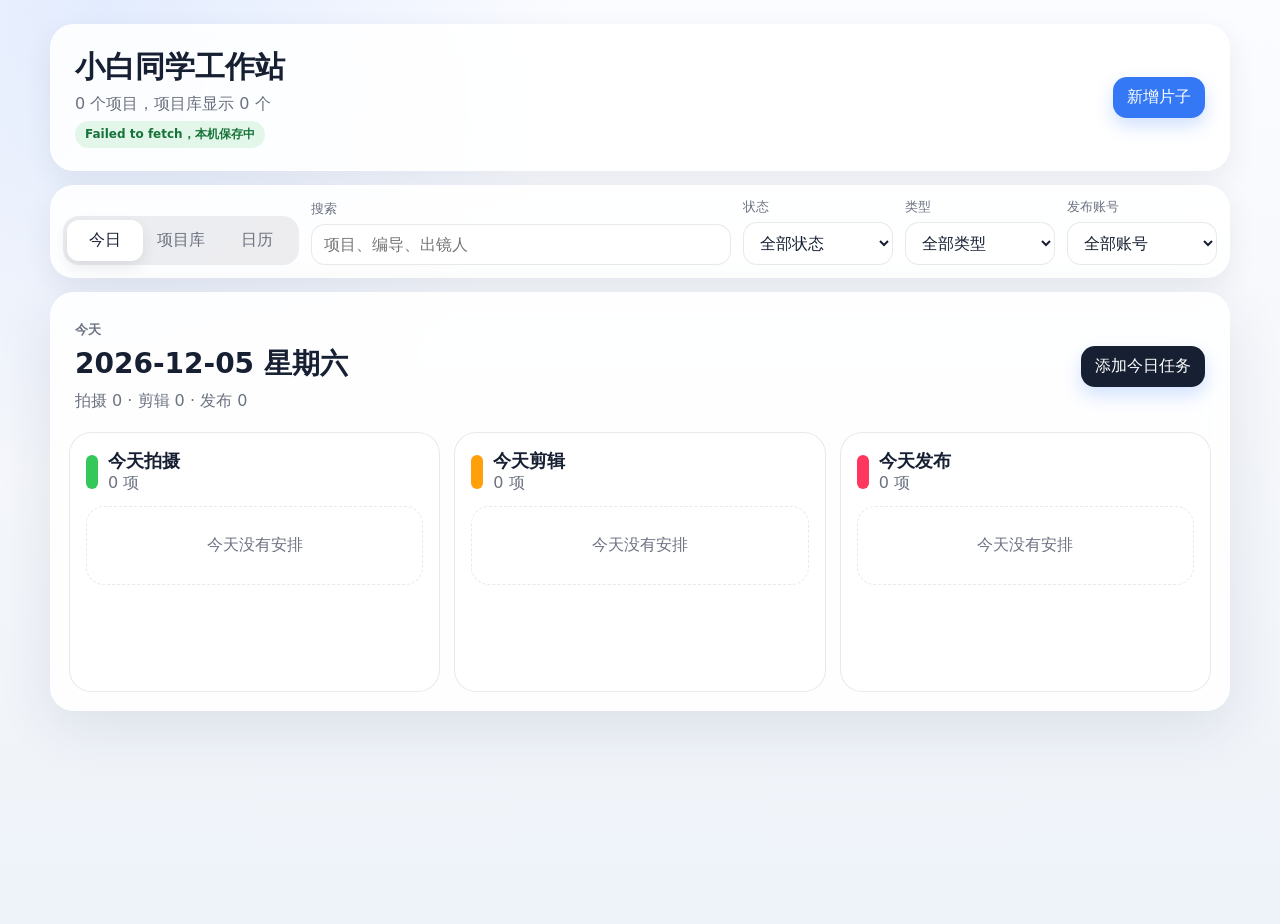
<file: index.html>
<!doctype html>
<html lang="zh-CN">
  <head>
    <meta charset="utf-8" />
    <meta name="viewport" content="width=device-width, initial-scale=1" />
    <title>小白同学工作站</title>
    <link rel="stylesheet" href="./styles.css?v=20260624-cloud-sync-4" />
  </head>
  <body>
    <main class="app-shell">
      <header class="topbar">
        <div>
          <h1>小白同学工作站</h1>
          <p id="summaryText">0 个项目</p>
          <p class="cloud-status" id="cloudStatusText">正在连接云端</p>
        </div>
        <button class="primary-button" id="addProjectButton" type="button">新增片子</button>
      </header>

      <section class="toolbar" aria-label="筛选工具">
        <div class="view-tabs" role="tablist" aria-label="视图切换">
          <button class="tab active" data-view="today" type="button">今日</button>
          <button class="tab" data-view="table" type="button">项目库</button>
          <button class="tab" data-view="calendar" type="button">日历</button>
        </div>
        <label>
          <span>搜索</span>
          <input id="searchInput" type="search" placeholder="项目、编导、出镜人" />
        </label>
        <label>
          <span>状态</span>
          <select id="statusFilter"></select>
        </label>
        <label>
          <span>类型</span>
          <select id="typeFilter"></select>
        </label>
        <label>
          <span>发布账号</span>
          <select id="accountFilter"></select>
        </label>
      </section>

      <section id="todayView" class="view-panel today-panel">
        <div class="today-hero">
          <div>
            <p class="eyebrow">今天</p>
            <h2 id="todayTitle">今日安排</h2>
            <p id="todaySummary">拍摄 0 · 剪辑 0 · 发布 0</p>
          </div>
          <button class="secondary-button" id="addTodayButton" type="button">添加今日任务</button>
        </div>
        <div class="today-grid">
          <section class="agenda-column agenda-shoot">
            <header>
              <span class="agenda-icon"></span>
              <div>
                <h3>今天拍摄</h3>
                <p id="shootingCount">0 项</p>
              </div>
            </header>
            <div id="shootingAgenda" class="agenda-list"></div>
          </section>
          <section class="agenda-column agenda-edit">
            <header>
              <span class="agenda-icon"></span>
              <div>
                <h3>今天剪辑</h3>
                <p id="editingCount">0 项</p>
              </div>
            </header>
            <div id="editingAgenda" class="agenda-list"></div>
          </section>
          <section class="agenda-column agenda-release">
            <header>
              <span class="agenda-icon"></span>
              <div>
                <h3>今天发布</h3>
                <p id="releaseCount">0 项</p>
              </div>
            </header>
            <div id="releaseAgenda" class="agenda-list"></div>
          </section>
        </div>
      </section>

      <section id="tableView" class="view-panel hidden">
        <div class="table-head">
          <div>
            <p class="eyebrow">项目库</p>
            <h2>作品归档</h2>
          </div>
          <button class="secondary-button" id="addArchiveButton" type="button">新增归档项目</button>
        </div>
        <div class="table-wrap">
          <table>
            <thead>
              <tr>
                <th>项目</th>
                <th>类型</th>
                <th>发布账号</th>
                <th>编导 / 出镜</th>
                <th>状态</th>
                <th>点赞</th>
                <th>爆款</th>
                <th>操作</th>
              </tr>
            </thead>
            <tbody id="projectTableBody"></tbody>
          </table>
        </div>
        <p class="empty-state" id="emptyState" hidden>还没有匹配的片子。</p>
      </section>

      <section id="calendarView" class="view-panel hidden">
        <div class="calendar-head">
          <button id="prevMonthButton" type="button" aria-label="上个月">‹</button>
          <h2 id="calendarTitle">月份</h2>
          <button id="nextMonthButton" type="button" aria-label="下个月">›</button>
        </div>
        <div class="calendar-legend" aria-label="日历图例">
          <span><i class="dot shoot-dot"></i>拍摄</span>
          <span><i class="dot edit-dot"></i>剪辑</span>
          <span><i class="dot release-dot"></i>发布</span>
        </div>
        <div class="calendar-weekdays" aria-hidden="true">
          <span>周日</span><span>周一</span><span>周二</span><span>周三</span><span>周四</span><span>周五</span><span>周六</span>
        </div>
        <div class="calendar-grid" id="calendarGrid"></div>
      </section>
    </main>

    <dialog id="projectDialog">
      <form id="projectForm" method="dialog">
        <header class="dialog-head">
          <h2 id="dialogTitle">新增片子</h2>
          <button class="icon-button" id="closeDialogButton" type="button" aria-label="关闭">×</button>
        </header>
        <input id="projectId" type="hidden" />
        <div class="form-grid">
          <fieldset>
            <legend>基础信息</legend>
            <label>项目名<input id="titleInput" required /></label>
            <label>片子类型<select id="typeInput"></select></label>
            <label>编导<select id="directorInput"></select></label>
            <label>出镜人<select id="talentInput"></select></label>
            <label>项目状态<select id="statusInput"></select></label>
          </fieldset>
          <fieldset>
            <legend>拍摄与脚本</legend>
            <label>拍摄日期<input id="shootDateInput" type="date" /></label>
            <label>拍摄内容<textarea id="shootContentInput" rows="3"></textarea></label>
            <label>脚本文档<input id="scriptDocInput" placeholder="链接或说明" /></label>
            <label>脚本状态<select id="scriptStatusInput"></select></label>
          </fieldset>
          <fieldset>
            <legend>剪辑</legend>
            <label>剪辑开始<input id="editStartInput" type="date" /></label>
            <label>剪辑结束<input id="editEndInput" type="date" /></label>
            <label>剪辑内容<textarea id="editContentInput" rows="3"></textarea></label>
          </fieldset>
          <fieldset>
            <legend>确认与发布</legend>
            <label>编导确认<select id="directorConfirmInput"></select></label>
            <label>发布日期<input id="releaseDateInput" type="date" /></label>
            <label>发布账号<select id="releaseAccountInput"></select></label>
            <label>发布状态<select id="releaseStatusInput"></select></label>
            <label>抖音点赞<input id="douyinLikesInput" inputmode="numeric" placeholder="0" /></label>
            <label>视频号点赞<input id="videoLikesInput" inputmode="numeric" placeholder="0" /></label>
            <label>小红书点赞<input id="redbookLikesInput" inputmode="numeric" placeholder="0" /></label>
            <label>备注<textarea id="notesInput" rows="3"></textarea></label>
          </fieldset>
        </div>
        <p class="form-error" id="formError" role="alert"></p>
        <footer class="dialog-actions">
          <button class="danger-button" id="deleteProjectButton" type="button">删除</button>
          <span></span>
          <button id="cancelButton" type="button">取消</button>
          <button class="primary-button" type="submit">保存</button>
        </footer>
      </form>
    </dialog>

    <dialog id="quickAddDialog" class="quick-dialog">
      <form method="dialog">
        <header class="dialog-head">
          <div>
            <p class="eyebrow">快捷添加</p>
            <h2 id="quickAddTitle">选择任务类型</h2>
          </div>
          <button class="icon-button" id="closeQuickAddButton" type="button" aria-label="关闭">×</button>
        </header>
        <div class="quick-options">
          <button class="quick-option shoot-option" data-kind="shoot" type="button">
            <strong>拍摄</strong>
            <span>把这天填入拍摄日期</span>
          </button>
          <button class="quick-option edit-option" data-kind="edit" type="button">
            <strong>剪辑</strong>
            <span>把这天填入剪辑开始和结束</span>
          </button>
          <button class="quick-option release-option" data-kind="release" type="button">
            <strong>发布</strong>
            <span>把这天填入发布日期</span>
          </button>
        </div>
      </form>
    </dialog>

    <script type="module" src="./app.js?v=20260624-cloud-sync-4"></script>
  </body>
</html>
</file>
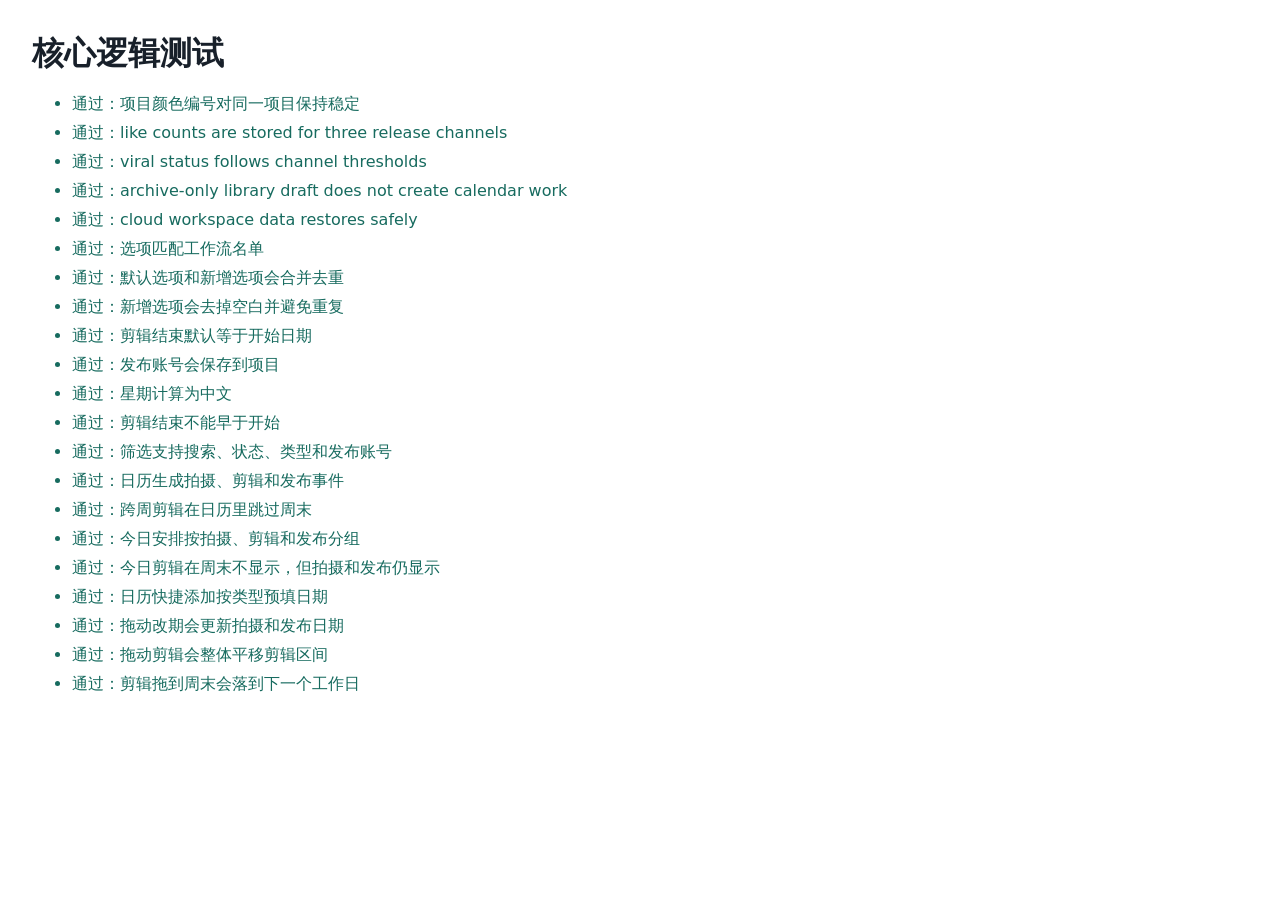
<file: test.html>
<!doctype html>
<html lang="zh-CN">
  <head>
    <meta charset="utf-8" />
    <meta name="viewport" content="width=device-width, initial-scale=1" />
    <title>核心逻辑测试</title>
    <style>
      body {
        margin: 32px;
        color: #18202a;
        font-family: "Microsoft YaHei", "PingFang SC", system-ui, sans-serif;
      }

      h1 {
        margin-bottom: 18px;
      }

      .pass {
        color: #176b5f;
      }

      .fail {
        color: #b42318;
      }

      li {
        margin: 8px 0;
      }
    </style>
  </head>
  <body>
    <h1>核心逻辑测试</h1>
    <ul id="results"></ul>
    <script type="module">
      import {
        ACCOUNT_OPTIONS,
        DIRECTOR_OPTIONS,
        STATUS_OPTIONS,
        TALENT_OPTIONS,
        TYPE_OPTIONS,
        buildCalendarEvents,
        createLibraryProjectDraft,
        evaluateViralStatus,
        normalizeLikeCount,
        normalizeWorkspaceData,
        projectColorIndex,
        createProjectDraftForDate,
        createProject,
        filterProjects,
        getDailyAgenda,
        getWeekday,
        mergeOptionList,
        addOptionToList,
        rescheduleProjectDate,
        validateProject,
      } from "./project-core.js";

      const tests = [];
      const results = document.querySelector("#results");

      function test(name, fn) {
        tests.push({ name, fn });
      }

      function assertEqual(actual, expected) {
        if (actual !== expected) {
          throw new Error(`expected ${expected}, got ${actual}`);
        }
      }

      function assertDeepEqual(actual, expected) {
        const actualText = JSON.stringify(actual);
        const expectedText = JSON.stringify(expected);
        if (actualText !== expectedText) {
          throw new Error(`expected ${expectedText}, got ${actualText}`);
        }
      }

      test("项目颜色编号对同一项目保持稳定", () => {
        const project = createProject({ id: "project-asmr", title: "ASMR" });
        const colorIndex = projectColorIndex(project, 8);

        assertEqual(colorIndex, projectColorIndex(project, 8));
        assertEqual(Number.isInteger(colorIndex), true);
        assertEqual(colorIndex >= 0, true);
        assertEqual(colorIndex < 8, true);
      });

      test("like counts are stored for three release channels", () => {
        const project = createProject({ douyinLikes: "3k", videoLikes: "1,200", redbookLikes: "2w" });
        assertEqual(project.douyinLikes, 3000);
        assertEqual(project.videoLikes, 1200);
        assertEqual(project.redbookLikes, 20000);
        assertEqual(normalizeLikeCount("-10"), 0);
      });

      test("viral status follows channel thresholds", () => {
        assertEqual(evaluateViralStatus(createProject({ douyinLikes: 2999 })).level, "none");
        assertEqual(evaluateViralStatus(createProject({ douyinLikes: 3000 })).level, "small");
        assertEqual(evaluateViralStatus(createProject({ videoLikes: 1000 })).level, "small");
        assertEqual(evaluateViralStatus(createProject({ redbookLikes: 1000 })).level, "small");
        assertEqual(evaluateViralStatus(createProject({ douyinLikes: 20000 })).level, "big");
        assertEqual(evaluateViralStatus(createProject({ videoLikes: 5000 })).level, "big");
        assertEqual(evaluateViralStatus(createProject({ redbookLikes: 5000 })).level, "big");
      });

      test("archive-only library draft does not create calendar work", () => {
        const project = createLibraryProjectDraft();
        assertEqual(project.status, "已发布");
        assertEqual(project.shootDate, "");
        assertEqual(project.editStartDate, "");
        assertEqual(project.editEndDate, "");
        assertEqual(project.releaseDate, "");
        assertDeepEqual(buildCalendarEvents([project]), []);
        assertDeepEqual(getDailyAgenda([project], "2026-06-24"), { shooting: [], editing: [], release: [] });
      });

      test("cloud workspace data restores safely", () => {
        const data = normalizeWorkspaceData({
          projects: [{ title: "云端项目", type: "商业", douyinLikes: "3k" }],
          options: { director: ["新编导"] },
        });
        assertEqual(data.projects.length, 1);
        assertEqual(data.projects[0].title, "云端项目");
        assertEqual(data.projects[0].douyinLikes, 3000);
        assertDeepEqual(data.options, { director: ["新编导"] });
        assertDeepEqual(normalizeWorkspaceData({ projects: "bad", options: null }), { projects: [], options: {} });
      });

      test("选项匹配工作流名单", () => {
        assertDeepEqual(TYPE_OPTIONS, ["原创", "预告", "商业"]);
        assertDeepEqual(DIRECTOR_OPTIONS, ["丸子", "11", "小青", "瑞克"]);
        assertDeepEqual(TALENT_OPTIONS, ["小新", "魏老师", "太医", "无人出镜"]);
        assertDeepEqual(STATUS_OPTIONS, ["待拍摄", "剪辑中", "待发布", "已发布"]);
        assertDeepEqual(ACCOUNT_OPTIONS, ["三楼", "丁医", "研究所", "丁妈"]);
      });

      test("默认选项和新增选项会合并去重", () => {
        assertDeepEqual(mergeOptionList(["丸子", "瑞克"], ["瑞克", "新编导", "  "]), ["丸子", "瑞克", "新编导"]);
      });

      test("新增选项会去掉空白并避免重复", () => {
        assertDeepEqual(addOptionToList(["丸子"], " 新编导 "), ["丸子", "新编导"]);
        assertDeepEqual(addOptionToList(["丸子"], "丸子"), ["丸子"]);
        assertDeepEqual(addOptionToList(["丸子"], ""), ["丸子"]);
      });

      test("剪辑结束默认等于开始日期", () => {
        const project = createProject({ title: "品牌短片", type: "商业", editStartDate: "2026-06-25" });
        assertEqual(project.editEndDate, "2026-06-25");
      });

      test("发布账号会保存到项目", () => {
        const project = createProject({ title: "预告片", type: "预告", releaseAccount: "三楼" });
        assertEqual(project.releaseAccount, "三楼");
      });

      test("星期计算为中文", () => {
        assertEqual(getWeekday("2026-06-23"), "星期二");
      });

      test("剪辑结束不能早于开始", () => {
        const result = validateProject({
          title: "发布预告",
          type: "预告",
          editStartDate: "2026-06-26",
          editEndDate: "2026-06-25",
        });
        assertEqual(result.valid, false);
        assertDeepEqual(result.errors, ["剪辑结束日期不能早于剪辑开始日期"]);
      });

      test("筛选支持搜索、状态、类型和发布账号", () => {
        const projects = [
          createProject({ title: "原创探店", type: "原创", director: "丸子", releaseAccount: "三楼", status: "待拍摄" }),
          createProject({ title: "618商业片", type: "商业", director: "瑞克", releaseAccount: "丁医", status: "待发布" }),
        ];
        const result = filterProjects(projects, {
          search: "瑞克",
          status: "待发布",
          type: "商业",
          releaseAccount: "丁医",
        });
        assertEqual(result.length, 1);
        assertEqual(result[0].title, "618商业片");
      });

      test("日历生成拍摄、剪辑和发布事件", () => {
        const project = createProject({
          title: "新品发布",
          type: "商业",
          shootDate: "2026-06-23",
          editStartDate: "2026-06-24",
          editEndDate: "2026-06-25",
          releaseDate: "2026-06-28",
        });
        const events = buildCalendarEvents([project]);
        assertDeepEqual(
          events.map((event) => `${event.kind}:${event.date}:${event.title}`),
          [
            "shoot:2026-06-23:拍摄 新品发布",
            "edit:2026-06-24:剪辑 新品发布",
            "edit:2026-06-25:剪辑 新品发布",
            "release:2026-06-28:发布 新品发布",
          ],
        );
      });

      test("跨周剪辑在日历里跳过周末", () => {
        const project = createProject({
          title: "跨周剪辑",
          type: "原创",
          editStartDate: "2026-06-19",
          editEndDate: "2026-06-23",
        });
        const events = buildCalendarEvents([project]);
        assertDeepEqual(
          events.map((event) => `${event.kind}:${event.date}:${event.title}`),
          [
            "edit:2026-06-19:剪辑 跨周剪辑",
            "edit:2026-06-22:剪辑 跨周剪辑",
            "edit:2026-06-23:剪辑 跨周剪辑",
          ],
        );
      });

      test("今日安排按拍摄、剪辑和发布分组", () => {
        const projects = [
          createProject({ title: "今日拍摄", type: "原创", shootDate: "2026-06-23" }),
          createProject({ title: "今日剪辑", type: "商业", editStartDate: "2026-06-22", editEndDate: "2026-06-24" }),
          createProject({ title: "今日发布", type: "预告", releaseDate: "2026-06-23" }),
          createProject({ title: "明天拍摄", type: "原创", shootDate: "2026-06-24" }),
        ];
        const agenda = getDailyAgenda(projects, "2026-06-23");
        assertDeepEqual(agenda.shooting.map((project) => project.title), ["今日拍摄"]);
        assertDeepEqual(agenda.editing.map((project) => project.title), ["今日剪辑"]);
        assertDeepEqual(agenda.release.map((project) => project.title), ["今日发布"]);
      });

      test("今日剪辑在周末不显示，但拍摄和发布仍显示", () => {
        const projects = [
          createProject({ title: "跨周剪辑", type: "原创", editStartDate: "2026-06-19", editEndDate: "2026-06-23" }),
          createProject({ title: "周末拍摄", type: "商业", shootDate: "2026-06-20" }),
          createProject({ title: "周末发布", type: "预告", releaseDate: "2026-06-20" }),
        ];
        const agenda = getDailyAgenda(projects, "2026-06-20");
        assertDeepEqual(agenda.editing.map((project) => project.title), []);
        assertDeepEqual(agenda.shooting.map((project) => project.title), ["周末拍摄"]);
        assertDeepEqual(agenda.release.map((project) => project.title), ["周末发布"]);
      });

      test("日历快捷添加按类型预填日期", () => {
        assertEqual(createProjectDraftForDate("2026-06-23", "shoot").shootDate, "2026-06-23");
        assertEqual(createProjectDraftForDate("2026-06-23", "edit").editStartDate, "2026-06-23");
        assertEqual(createProjectDraftForDate("2026-06-23", "edit").editEndDate, "2026-06-23");
        assertEqual(createProjectDraftForDate("2026-06-23", "release").releaseDate, "2026-06-23");
      });

      test("拖动改期会更新拍摄和发布日期", () => {
        const project = createProject({
          title: "改期项目",
          type: "原创",
          shootDate: "2026-06-23",
          releaseDate: "2026-06-30",
        });
        assertEqual(rescheduleProjectDate(project, "shoot", "2026-06-23", "2026-06-24").shootDate, "2026-06-24");
        assertEqual(rescheduleProjectDate(project, "release", "2026-06-30", "2026-07-01").releaseDate, "2026-07-01");
      });

      test("拖动剪辑会整体平移剪辑区间", () => {
        const project = createProject({
          title: "剪辑改期",
          type: "商业",
          editStartDate: "2026-06-19",
          editEndDate: "2026-06-23",
        });
        const moved = rescheduleProjectDate(project, "edit", "2026-06-22", "2026-06-25");
        assertEqual(moved.editStartDate, "2026-06-22");
        assertEqual(moved.editEndDate, "2026-06-26");
      });

      test("剪辑拖到周末会落到下一个工作日", () => {
        const project = createProject({
          title: "周末拖动",
          type: "商业",
          editStartDate: "2026-06-19",
          editEndDate: "2026-06-23",
        });
        const moved = rescheduleProjectDate(project, "edit", "2026-06-19", "2026-06-20");
        assertEqual(moved.editStartDate, "2026-06-22");
        assertEqual(moved.editEndDate, "2026-06-26");
      });

      let failures = 0;
      for (const item of tests) {
        const li = document.createElement("li");
        try {
          item.fn();
          li.className = "pass";
          li.textContent = `通过：${item.name}`;
        } catch (error) {
          failures += 1;
          li.className = "fail";
          li.textContent = `失败：${item.name} - ${error.message}`;
        }
        results.append(li);
      }

      document.title = failures === 0 ? "核心逻辑测试：全部通过" : `核心逻辑测试：${failures} 个失败`;
      document.body.dataset.testStatus = failures === 0 ? "pass" : "fail";
    </script>
  </body>
</html>
</file>
<file: styles.css>
:root {
  color-scheme: light;
  --bg: #f5f7fb;
  --panel: rgba(255, 255, 255, 0.88);
  --panel-solid: #ffffff;
  --text: #172033;
  --muted: #6b7280;
  --line: rgba(123, 135, 158, 0.18);
  --shadow: 0 18px 55px rgba(38, 51, 77, 0.1);
  --soft-shadow: 0 10px 28px rgba(38, 51, 77, 0.08);
  --blue: #3478f6;
  --blue-soft: #eaf2ff;
  --green: #34c759;
  --green-soft: #ebf9ef;
  --orange: #ff9f0a;
  --orange-soft: #fff5e4;
  --pink: #ff375f;
  --pink-soft: #fff0f4;
  --danger: #c9342d;
}

* {
  box-sizing: border-box;
}

body {
  margin: 0;
  min-height: 100vh;
  background:
    radial-gradient(circle at 8% 0%, rgba(52, 120, 246, 0.12), transparent 32%),
    linear-gradient(180deg, #fbfcff 0%, var(--bg) 46%, #eef3f9 100%);
  color: var(--text);
  font-family: -apple-system, BlinkMacSystemFont, "SF Pro Display", "Microsoft YaHei", "PingFang SC", system-ui, sans-serif;
}

button,
input,
select,
textarea {
  font: inherit;
}

button {
  cursor: pointer;
}

.app-shell {
  width: min(1180px, calc(100% - 32px));
  margin: 24px auto 40px;
}

.topbar,
.toolbar,
.view-panel {
  background: var(--panel);
  border: 1px solid rgba(255, 255, 255, 0.78);
  border-radius: 24px;
  box-shadow: var(--soft-shadow);
  backdrop-filter: blur(18px);
}

.topbar {
  display: flex;
  align-items: center;
  justify-content: space-between;
  gap: 16px;
  padding: 22px 24px;
}

h1,
h2,
h3,
p {
  margin: 0;
}

h1 {
  font-size: 30px;
  letter-spacing: 0;
}

.topbar p,
.subtext,
.agenda-column header p,
.today-hero p,
.calendar-legend,
.eyebrow {
  color: var(--muted);
}

.topbar p {
  margin-top: 6px;
}

.cloud-status {
  display: inline-flex;
  width: fit-content;
  margin-top: 8px;
  border-radius: 999px;
  padding: 5px 10px;
  background: rgba(52, 120, 246, 0.1);
  color: #2457b8;
  font-size: 12px;
  font-weight: 700;
}

.cloud-status.cloud-ok {
  background: rgba(52, 199, 89, 0.13);
  color: #18733a;
}

.cloud-status.cloud-error {
  background: rgba(255, 55, 95, 0.12);
  color: #ad1f45;
}

.toolbar {
  display: grid;
  grid-template-columns: auto minmax(220px, 1fr) 150px 150px 150px;
  gap: 12px;
  align-items: end;
  margin: 14px 0;
  padding: 12px;
}

label span {
  display: block;
  margin-bottom: 6px;
  color: var(--muted);
  font-size: 13px;
}

input,
select,
textarea {
  width: 100%;
  border: 1px solid var(--line);
  border-radius: 14px;
  padding: 10px 12px;
  background: rgba(255, 255, 255, 0.92);
  color: var(--text);
  outline: none;
}

input:focus,
select:focus,
textarea:focus {
  border-color: rgba(52, 120, 246, 0.46);
  box-shadow: 0 0 0 4px rgba(52, 120, 246, 0.12);
}

textarea {
  resize: vertical;
}

button {
  border: 1px solid var(--line);
  border-radius: 14px;
  padding: 10px 14px;
  background: rgba(255, 255, 255, 0.86);
  color: var(--text);
}

.primary-button,
.secondary-button {
  border: 0;
  box-shadow: 0 8px 18px rgba(52, 120, 246, 0.22);
}

.primary-button {
  background: var(--blue);
  color: #fff;
}

.secondary-button {
  background: #172033;
  color: #fff;
}

.danger-button {
  border-color: rgba(201, 52, 45, 0.18);
  background: #fff3f2;
  color: var(--danger);
}

.view-tabs {
  display: inline-grid;
  grid-template-columns: repeat(3, 1fr);
  min-width: 220px;
  padding: 4px;
  border-radius: 16px;
  background: rgba(118, 118, 128, 0.12);
}

.tab {
  border: 0;
  border-radius: 12px;
  background: transparent;
  color: var(--muted);
  box-shadow: none;
}

.tab.active {
  background: #fff;
  color: var(--text);
  box-shadow: 0 5px 14px rgba(38, 51, 77, 0.11);
}

.view-panel {
  padding: 18px;
}

.hidden {
  display: none;
}

.today-panel {
  box-shadow: var(--shadow);
}

.today-hero {
  display: flex;
  align-items: center;
  justify-content: space-between;
  gap: 16px;
  padding: 10px 6px 20px;
}

.eyebrow {
  margin-bottom: 6px;
  font-size: 13px;
  font-weight: 700;
}

.today-hero h2 {
  font-size: 28px;
}

.today-hero p:last-child {
  margin-top: 8px;
}

.today-grid {
  display: grid;
  grid-template-columns: repeat(3, minmax(0, 1fr));
  gap: 14px;
}

.agenda-column {
  min-height: 260px;
  border-radius: 22px;
  padding: 16px;
  background: var(--panel-solid);
  border: 1px solid var(--line);
}

.agenda-column header {
  display: flex;
  align-items: center;
  gap: 10px;
  margin-bottom: 12px;
}

.agenda-column h3 {
  font-size: 18px;
}

.agenda-icon {
  width: 12px;
  height: 34px;
  border-radius: 999px;
}

.agenda-shoot .agenda-icon {
  background: var(--green);
}

.agenda-edit .agenda-icon {
  background: var(--orange);
}

.agenda-release .agenda-icon {
  background: var(--pink);
}

.agenda-list {
  display: grid;
  gap: 10px;
}

.agenda-card {
  width: 100%;
  border: 0;
  border-radius: 18px;
  padding: 14px;
  text-align: left;
  box-shadow: none;
}

.agenda-card strong {
  display: block;
  margin-bottom: 7px;
  font-size: 16px;
}

.agenda-card p {
  color: #384254;
  line-height: 1.5;
}

.agenda-meta {
  display: flex;
  flex-wrap: wrap;
  gap: 6px;
  margin-top: 10px;
}

.agenda-meta span {
  border-radius: 999px;
  padding: 4px 8px;
  background: rgba(255, 255, 255, 0.75);
  color: var(--muted);
  font-size: 12px;
}

.shoot-card {
  background: var(--green-soft);
}

.edit-card {
  background: var(--orange-soft);
}

.release-card {
  background: var(--pink-soft);
}

.agenda-empty {
  border: 1px dashed var(--line);
  border-radius: 18px;
  padding: 28px 12px;
  color: var(--muted);
  text-align: center;
}

.table-wrap {
  overflow-x: auto;
}

.table-head {
  display: flex;
  align-items: center;
  justify-content: space-between;
  gap: 16px;
  margin-bottom: 16px;
}

.table-head h2 {
  margin-top: 2px;
  font-size: 20px;
}

table {
  width: 100%;
  min-width: 1120px;
  border-collapse: separate;
  border-spacing: 0;
}

th,
td {
  border-bottom: 1px solid var(--line);
  padding: 14px 12px;
  text-align: left;
  vertical-align: middle;
}

th {
  color: var(--muted);
  font-size: 13px;
  font-weight: 600;
}

.project-title {
  font-weight: 700;
  font-size: 16px;
}

.subtext {
  margin-top: 4px;
  font-size: 13px;
}

.status-pill {
  display: inline-flex;
  align-items: center;
  border-radius: 999px;
  padding: 5px 10px;
  background: var(--blue-soft);
  color: #2457b8;
  font-size: 13px;
}

.inline-select {
  min-width: 104px;
  max-width: 160px;
  padding: 7px 8px;
  border-radius: 10px;
  border-color: rgba(123, 135, 158, 0.14);
  font-size: 13px;
  background: rgba(255, 255, 255, 0.58);
}

.field-stack .inline-select + .inline-select {
  margin-top: 6px;
}

.field-chip,
.field-stack {
  display: inline-flex;
  min-width: 118px;
  border: 1px solid rgba(255, 255, 255, 0.72);
  border-radius: 18px;
  padding: 10px 12px;
  color: #172033;
  font-size: 14px;
  font-weight: 650;
  line-height: 1.25;
  box-shadow: 0 8px 18px rgba(38, 51, 77, 0.06);
}

.field-stack {
  display: inline-grid;
  gap: 6px;
  padding: 8px;
}

.type-chip {
  background: rgba(52, 120, 246, 0.1);
}

.shoot-chip {
  background: rgba(52, 199, 89, 0.12);
}

.edit-chip {
  background: rgba(255, 159, 10, 0.14);
}

.release-chip {
  background: rgba(255, 55, 95, 0.1);
}

.people-stack {
  background: rgba(90, 93, 255, 0.09);
}

.status-chip {
  background: rgba(23, 32, 51, 0.07);
}

.field-chip .inline-select,
.field-stack .inline-select {
  width: 100%;
  min-width: 112px;
}

.likes-grid {
  display: grid;
  min-width: 210px;
  gap: 6px;
}

.like-field {
  display: grid;
  grid-template-columns: 52px minmax(72px, 1fr);
  align-items: center;
  gap: 6px;
  border-radius: 14px;
  padding: 6px 8px;
  background: rgba(52, 120, 246, 0.08);
  color: rgba(23, 32, 51, 0.68);
  font-size: 12px;
  font-weight: 700;
}

.like-field input {
  width: 100%;
  border: 1px solid rgba(123, 135, 158, 0.14);
  border-radius: 10px;
  padding: 6px 8px;
  background: rgba(255, 255, 255, 0.72);
  color: var(--text);
  font: inherit;
}

.viral-cell {
  min-width: 82px;
}

.viral-badge {
  display: inline-flex;
  align-items: center;
  justify-content: center;
  border-radius: 999px;
  padding: 8px 12px;
  font-size: 13px;
  font-weight: 800;
  white-space: nowrap;
}

.viral-none {
  background: rgba(123, 135, 158, 0.12);
  color: rgba(23, 32, 51, 0.56);
}

.viral-small {
  background: rgba(52, 199, 89, 0.14);
  color: #18733a;
}

.viral-big {
  background: rgba(255, 55, 95, 0.14);
  color: #ad1f45;
}

.empty-state {
  padding: 32px;
  color: var(--muted);
  text-align: center;
}

.calendar-head {
  display: flex;
  align-items: center;
  justify-content: center;
  gap: 16px;
  margin-bottom: 10px;
}

.calendar-head button {
  width: 38px;
  height: 38px;
  padding: 0;
  font-size: 24px;
  line-height: 1;
}

.calendar-legend {
  display: flex;
  justify-content: center;
  gap: 18px;
  margin-bottom: 12px;
  font-size: 13px;
}

.calendar-legend span {
  display: inline-flex;
  align-items: center;
  gap: 6px;
}

.dot {
  width: 10px;
  height: 10px;
  border-radius: 50%;
}

.shoot-dot {
  background: var(--green);
}

.edit-dot {
  background: var(--orange);
}

.release-dot {
  background: var(--pink);
}

.calendar-weekdays,
.calendar-grid {
  display: grid;
  grid-template-columns: repeat(7, minmax(0, 1fr));
}

.calendar-weekdays span {
  padding: 8px;
  color: var(--muted);
  font-size: 13px;
}

.calendar-day {
  display: block;
  min-height: 122px;
  border: 1px solid var(--line);
  border-radius: 0;
  padding: 8px;
  background: rgba(255, 255, 255, 0.72);
  text-align: left;
}

.calendar-day:hover {
  background: #fff;
}

.calendar-day.drop-target {
  background: rgba(52, 120, 246, 0.1);
  box-shadow: inset 0 0 0 2px rgba(52, 120, 246, 0.34);
}

.calendar-day.outside {
  background: rgba(240, 243, 248, 0.72);
  color: var(--muted);
}

.day-number {
  display: block;
  margin-bottom: 6px;
  font-weight: 700;
}

.calendar-event {
  display: block;
  width: 100%;
  margin: 5px 0;
  border-radius: 12px;
  padding: 7px 8px 7px 10px;
  color: var(--text);
  text-align: left;
  font-size: 12px;
  line-height: 1.3;
  border: 1px solid rgba(255, 255, 255, 0.58);
  box-shadow: 0 8px 18px rgba(42, 55, 78, 0.08);
  backdrop-filter: blur(10px);
  position: relative;
  overflow: hidden;
  cursor: grab;
}

.calendar-event:active {
  cursor: grabbing;
}

.calendar-event.dragging {
  opacity: 0.56;
  transform: scale(0.98);
}

.calendar-event::before {
  content: "";
  position: absolute;
  inset: 8px auto 8px 0;
  width: 4px;
  border-radius: 999px;
}

.calendar-event strong {
  display: -webkit-box;
  margin-top: 4px;
  overflow: hidden;
  color: #172033;
  font-size: 13px;
  font-weight: 750;
  line-height: 1.28;
  -webkit-box-orient: vertical;
  -webkit-line-clamp: 2;
}

.calendar-event small {
  display: block;
  margin-top: 4px;
  overflow: hidden;
  color: rgba(23, 32, 51, 0.58);
  font-size: 11px;
  text-overflow: ellipsis;
  white-space: nowrap;
}

.event-label {
  display: inline-flex;
  align-items: center;
  border-radius: 999px;
  padding: 2px 6px;
  font-size: 10px;
  font-weight: 700;
}

.event-shoot {
  background: rgba(52, 199, 89, 0.15);
}

.event-shoot::before {
  background: var(--green);
}

.event-shoot .event-label {
  background: rgba(52, 199, 89, 0.18);
  color: #16833a;
}

.event-edit {
  background: rgba(255, 159, 10, 0.16);
}

.event-edit::before {
  background: var(--orange);
}

.event-edit .event-label {
  background: rgba(255, 159, 10, 0.2);
  color: #9a5b00;
}

.event-release {
  background: rgba(255, 55, 95, 0.13);
}

.event-release::before {
  background: var(--pink);
}

.event-release .event-label {
  background: rgba(255, 55, 95, 0.16);
  color: #b21f44;
}

.calendar-event[class*="project-color-"] {
  background: var(--project-soft);
  border-color: var(--project-border);
}

.calendar-event[class*="project-color-"]::before {
  background: var(--project-strong);
}

.calendar-event[class*="project-color-"] .event-label {
  background: var(--project-label);
  color: var(--project-text);
}

.project-color-0 {
  --project-soft: rgba(64, 156, 255, 0.16);
  --project-border: rgba(64, 156, 255, 0.22);
  --project-strong: #409cff;
  --project-label: rgba(64, 156, 255, 0.18);
  --project-text: #1761a8;
}

.project-color-1 {
  --project-soft: rgba(125, 92, 255, 0.15);
  --project-border: rgba(125, 92, 255, 0.22);
  --project-strong: #7d5cff;
  --project-label: rgba(125, 92, 255, 0.18);
  --project-text: #5540b8;
}

.project-color-2 {
  --project-soft: rgba(255, 99, 159, 0.15);
  --project-border: rgba(255, 99, 159, 0.22);
  --project-strong: #ff639f;
  --project-label: rgba(255, 99, 159, 0.18);
  --project-text: #b33168;
}

.project-color-3 {
  --project-soft: rgba(52, 199, 89, 0.15);
  --project-border: rgba(52, 199, 89, 0.22);
  --project-strong: #34c759;
  --project-label: rgba(52, 199, 89, 0.18);
  --project-text: #18733a;
}

.project-color-4 {
  --project-soft: rgba(255, 190, 64, 0.18);
  --project-border: rgba(255, 190, 64, 0.26);
  --project-strong: #ffb340;
  --project-label: rgba(255, 190, 64, 0.22);
  --project-text: #8a5a00;
}

.project-color-5 {
  --project-soft: rgba(50, 190, 205, 0.15);
  --project-border: rgba(50, 190, 205, 0.22);
  --project-strong: #32becd;
  --project-label: rgba(50, 190, 205, 0.18);
  --project-text: #176f78;
}

.project-color-6 {
  --project-soft: rgba(255, 128, 96, 0.15);
  --project-border: rgba(255, 128, 96, 0.22);
  --project-strong: #ff8060;
  --project-label: rgba(255, 128, 96, 0.18);
  --project-text: #a24128;
}

.project-color-7 {
  --project-soft: rgba(90, 120, 170, 0.14);
  --project-border: rgba(90, 120, 170, 0.2);
  --project-strong: #5a78aa;
  --project-label: rgba(90, 120, 170, 0.16);
  --project-text: #38527f;
}

dialog {
  width: min(920px, calc(100% - 24px));
  border: 1px solid rgba(255, 255, 255, 0.9);
  border-radius: 24px;
  padding: 0;
  background: rgba(255, 255, 255, 0.94);
  box-shadow: 0 28px 90px rgba(20, 28, 44, 0.24);
}

dialog::backdrop {
  background: rgba(20, 28, 44, 0.34);
  backdrop-filter: blur(4px);
}

#projectForm,
.quick-dialog form {
  padding: 20px;
}

.dialog-head,
.dialog-actions {
  display: flex;
  align-items: center;
  justify-content: space-between;
  gap: 12px;
}

.icon-button {
  width: 36px;
  height: 36px;
  padding: 0;
  border-radius: 50%;
  font-size: 24px;
  line-height: 1;
}

.form-grid {
  display: grid;
  grid-template-columns: repeat(2, minmax(0, 1fr));
  gap: 14px;
  margin: 18px 0;
}

fieldset {
  border: 1px solid var(--line);
  border-radius: 20px;
  padding: 14px;
  background: rgba(255, 255, 255, 0.62);
}

legend {
  padding: 0 6px;
  font-weight: 700;
}

fieldset label {
  display: block;
  margin-top: 10px;
}

.form-error {
  min-height: 22px;
  color: var(--danger);
}

.dialog-actions {
  border-top: 1px solid var(--line);
  padding-top: 14px;
}

.dialog-actions span {
  flex: 1;
}

.quick-dialog {
  width: min(560px, calc(100% - 24px));
}

.quick-options {
  display: grid;
  gap: 10px;
  margin-top: 18px;
}

.quick-option {
  display: grid;
  gap: 5px;
  width: 100%;
  border: 0;
  border-radius: 18px;
  padding: 16px;
  text-align: left;
}

.quick-option span {
  color: var(--muted);
}

.shoot-option {
  background: var(--green-soft);
}

.edit-option {
  background: var(--orange-soft);
}

.release-option {
  background: var(--pink-soft);
}

@media (max-width: 940px) {
  .toolbar {
    grid-template-columns: 1fr 1fr;
  }

  .view-tabs {
    grid-column: 1 / -1;
  }

  .today-grid {
    grid-template-columns: 1fr;
  }
}

@media (max-width: 680px) {
  .app-shell {
    width: min(100% - 20px, 1180px);
    margin: 10px auto 28px;
  }

  .topbar,
  .today-hero {
    align-items: stretch;
    flex-direction: column;
  }

  .toolbar,
  .form-grid {
    grid-template-columns: 1fr;
  }

  h1 {
    font-size: 26px;
  }

  .today-hero h2 {
    font-size: 23px;
  }

  .calendar-day {
    min-height: 92px;
    padding: 6px;
  }
}
</file>
